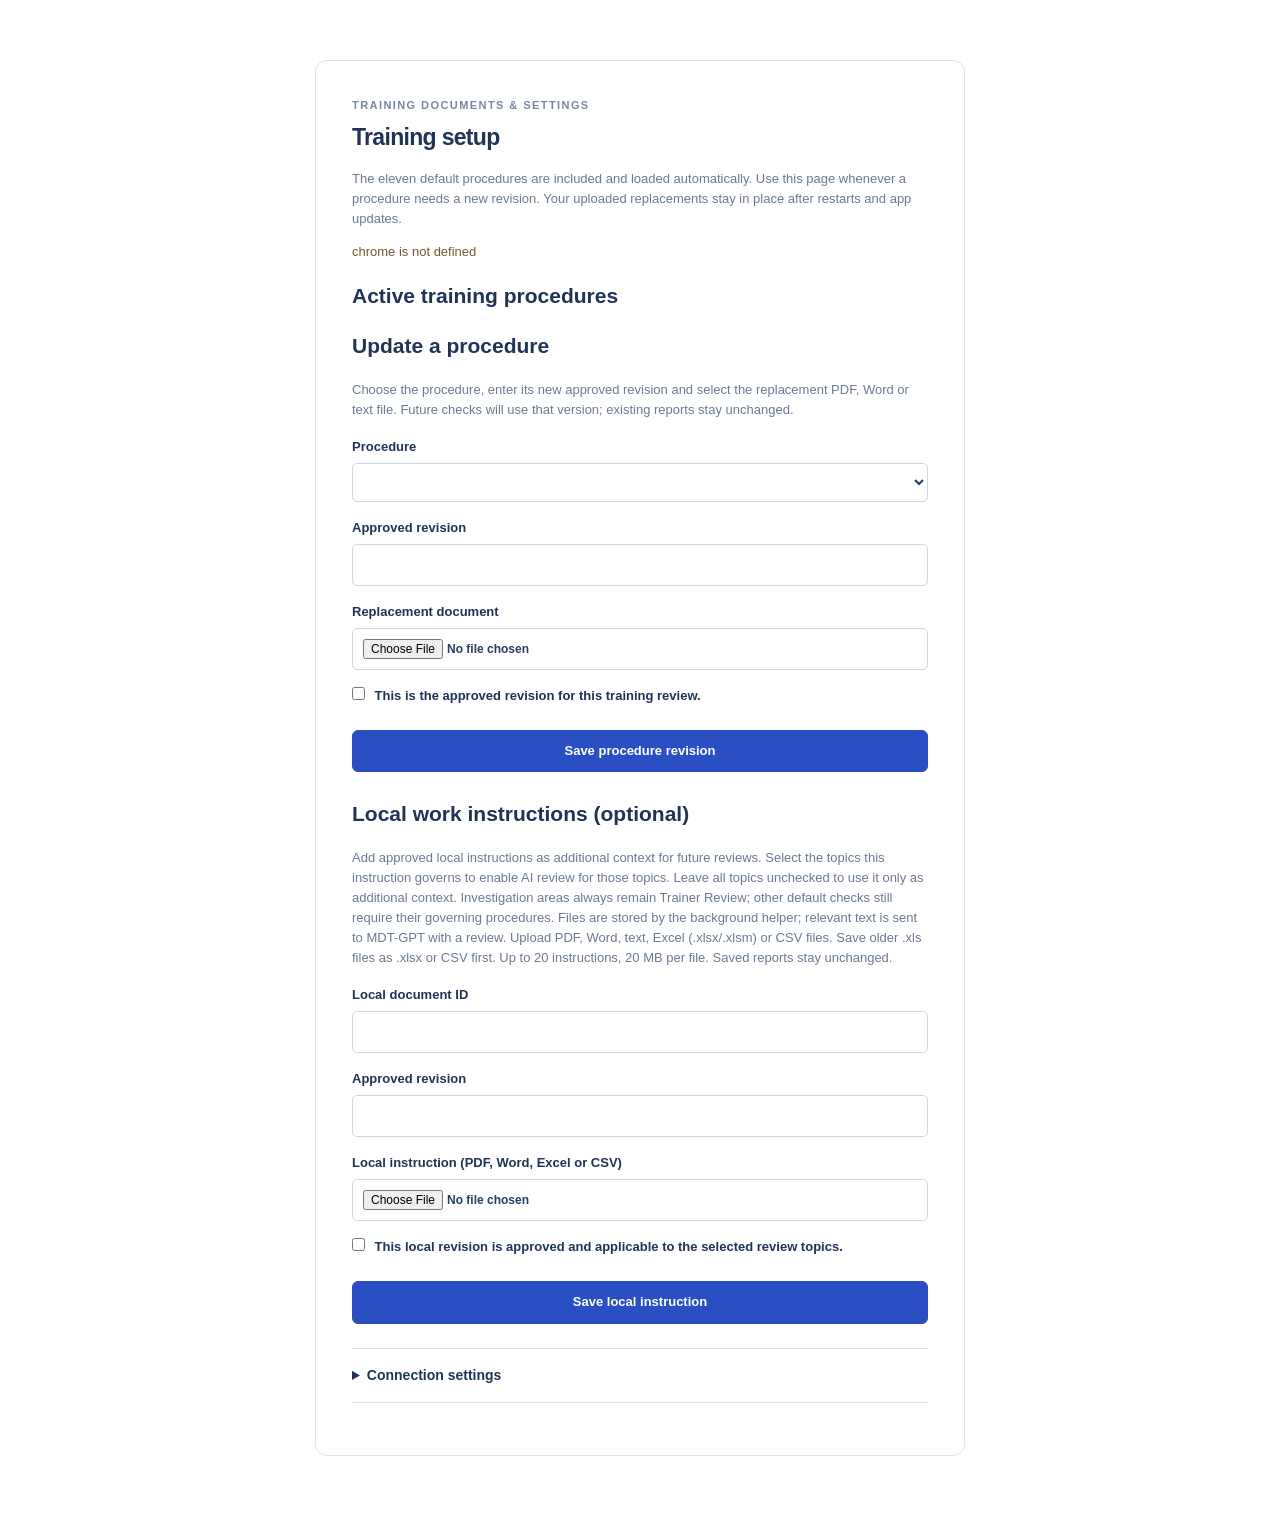
<file: extension/options.html>
<!doctype html><html lang="en"><head><meta charset="utf-8"><meta name="viewport" content="width=device-width,initial-scale=1"><title>GCH training setup</title><link rel="stylesheet" href="extension.css"></head><body class="options">
<p class="eyebrow">TRAINING DOCUMENTS &amp; SETTINGS</p><h1>Training setup</h1><p class="support">The eleven default procedures are included and loaded automatically. Use this page whenever a procedure needs a new revision. Your uploaded replacements stay in place after restarts and app updates.</p><p id="status" role="status"></p>
<h2>Active training procedures</h2><div id="references"></div><h2>Update a procedure</h2><p class="support">Choose the procedure, enter its new approved revision and select the replacement PDF, Word or text file. Future checks will use that version; existing reports stay unchanged.</p><form id="procedure-form"><label>Procedure<select id="procedure"></select></label><label>Approved revision<input id="revision" required maxlength="80"></label><label>Replacement document<input id="file" type="file" accept=".pdf,.docx,.txt" required></label><label><input id="approved" type="checkbox" required> This is the approved revision for this training review.</label><button class="primary" id="add">Save procedure revision</button></form>
<h2>Local work instructions (optional)</h2><p class="support">Add approved local instructions as additional context for future reviews. Select the topics this instruction governs to enable AI review for those topics. Leave all topics unchecked to use it only as additional context. Investigation areas always remain Trainer Review; other default checks still require their governing procedures. Files are stored by the background helper; relevant text is sent to MDT-GPT with a review. Upload PDF, Word, text, Excel (.xlsx/.xlsm) or CSV files. Save older .xls files as .xlsx or CSV first. Up to 20 instructions, 20 MB per file. Saved reports stay unchanged.</p><div id="local-references"></div>
<form id="local-form"><label>Local document ID<input id="local-id" required maxlength="34" pattern="[A-Za-z0-9][A-Za-z0-9_-]{0,33}"></label><label>Approved revision<input id="local-revision" required maxlength="80"></label><label>Local instruction (PDF, Word, Excel or CSV)<input id="local-file" type="file" accept=".pdf,.docx,.txt,.xlsx,.xlsm,.csv" required></label><label><input id="local-approved" type="checkbox" required> This local revision is approved and applicable to the selected review topics.</label><div id="local-topics"></div><button class="primary" id="local-add">Save local instruction</button></form>
<details><summary>Connection settings</summary><p class="support">The trainee is asked for an MDT-GPT token inside GCH. No pairing code is needed.</p><form id="settings-form"><p class="support">MDT-GPT Production is fixed for this app. This build uses gpt-5.6-terra through the OpenAI Responses API.</p><p class="support" id="build"></p><label>MDT-GPT model ID<input id="model" readonly required></label><label>Authentication<select id="auth"><option value="bearer" selected>Authorization: Bearer</option></select></label><label>Chrome Downloads folder<input id="downloads" required></label><button class="primary" id="save">Save settings</button></form><button id="clear" class="text">Forget this account’s API token</button></details><script src="options.js"></script></body></html>
</file>
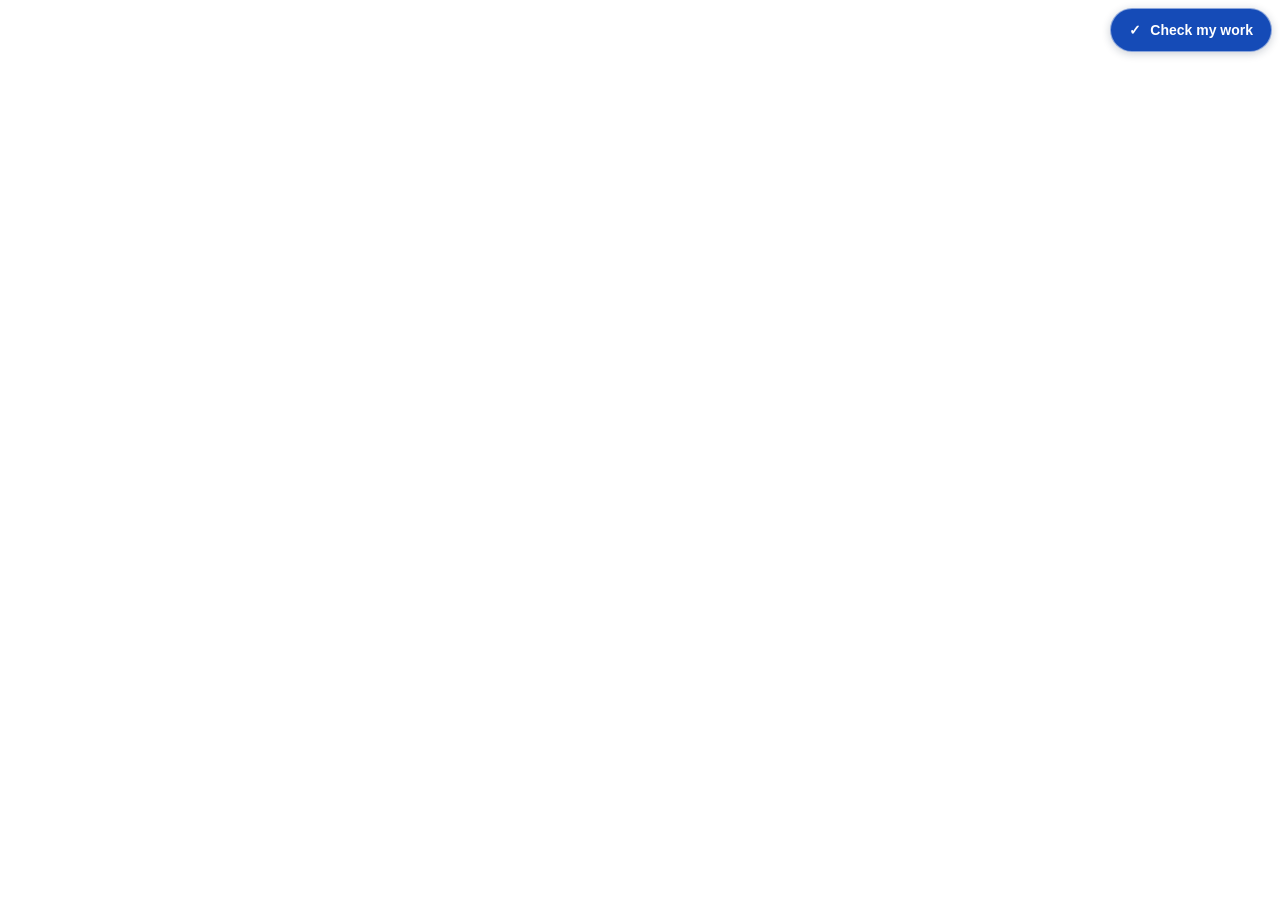
<file: extension/panel.html>
<!doctype html>
<html lang="en"><head><meta charset="utf-8"><meta name="viewport" content="width=device-width,initial-scale=1"><title>Check my work</title><link rel="stylesheet" href="panel.css"></head>
<body><main id="panel">
  <button id="check" class="launcher"><span aria-hidden="true">✓</span> <span id="button-label">Check my work</span></button>
  <section id="card" hidden aria-label="Work check"><div class="card-head"><strong id="heading">Check my work</strong><button id="close" class="icon" aria-label="Collapse">−</button></div>
    <p id="message" role="status" aria-live="polite"></p>
    <p id="error" role="alert" hidden></p>
    <progress id="progress" max="100" value="0" hidden></progress>
    <form id="token-form" hidden><label for="token">MDT-GPT API token</label><input id="token" type="password" autocomplete="off" spellcheck="false" required maxlength="8192" placeholder="Paste your token">
      <label class="remember" id="remember-row"><input id="remember" type="checkbox" checked> Remember on this Windows account</label>
      <p class="note" id="token-note">Your token is sent to MDT-GPT and stored with Windows account protection if you choose Remember.</p>
      <p class="note">MDT-GPT Production</p>
      <button id="connect" class="primary" type="submit">Continue</button>
    </form>
    <div id="done" hidden><button id="open" class="primary">Open Word report</button><p id="filename" class="note"></p><p class="note">Share the report with your trainer to discuss the findings.</p></div>
    <button id="setup" class="primary" hidden>Training setup</button>
    <button id="retry" class="primary" hidden>Try again</button>
    <button id="cancel" class="link" hidden>Cancel check</button>
    <p class="note" id="saved-note">Checks use the saved GCH record.</p>
    <button id="documents" class="link">Documents &amp; settings</button>
  </section>
</main><script src="panel.js"></script></body></html>
</file>
<file: extension/extension.css>
*{box-sizing:border-box}body{font:14px/1.55 Segoe UI,Arial,sans-serif;color:#203456;background:#f7f9fd;margin:0;padding:24px}.options{max-width:650px;margin:60px auto;background:white;border:1px solid #dce3ef;border-radius:12px;padding:36px}h1{font-size:23px;margin:0 0 12px;letter-spacing:-.03em}.eyebrow{font-size:11px;letter-spacing:.13em;font-weight:700;color:#7887a3;margin:0 0 6px}.support{color:#6a7a94;font-size:13px}button,input,select{font:inherit}button{cursor:pointer;border-radius:6px;padding:10px 13px;border:1px solid #cbd5e5;font-weight:600;font-size:13px}button:disabled{opacity:.5;cursor:wait}.primary{background:#294fc3;color:white;border-color:#294fc3;width:100%;margin:8px 0}.secondary{background:white;color:#475e88}.text{background:transparent;border:0;color:#3458b2;font-size:12px}label{display:block;margin:16px 0;font-size:13px;font-weight:600}input,select{display:block;width:100%;padding:10px;border-radius:5px;border:1px solid #ccd6e6;background:white;margin-top:6px;color:#283d62}input[type=file]{font-size:12px}input[type=checkbox]{display:inline-block;width:auto;margin:0 6px 0 0;padding:0}details{border-top:1px solid #dce3ef;border-bottom:1px solid #dce3ef;padding:16px 0;margin:16px 0}summary{cursor:pointer;font-weight:600}#status{font-size:13px;line-height:1.6;color:#715a31;overflow-wrap:anywhere}button:focus-visible,input:focus-visible,select:focus-visible{outline:3px solid #8ca5f0;outline-offset:2px}
</file>
<file: extension/panel.css>
:root{font-family:Segoe UI,Arial,sans-serif;color:#18263d;color-scheme:light;font-size:14px}*{box-sizing:border-box}body{margin:0;background:transparent;padding:8px}body.expanded{width:360px;max-width:100vw}button,input{font:inherit}button{cursor:pointer}button:disabled{cursor:wait;opacity:.7}button:focus-visible,input:focus-visible{outline:3px solid #aac5ff;outline-offset:2px}[hidden]{display:none!important}#panel{display:flex;align-items:flex-end;flex-direction:column;gap:8px}.launcher{white-space:nowrap;background:#154bb7;color:#fff;border:1px solid #ffffff80;border-radius:24px;padding:13px 18px;font-weight:650;box-shadow:0 2px 8px #16274438}.launcher span:first-child{margin-right:5px}.launcher.working{background:#263f70}#card{width:100%;background:#fff;border:1px solid #ccd6e6;border-radius:12px;padding:16px;box-shadow:0 4px 12px #182b4f20}.card-head{display:flex;justify-content:space-between;align-items:center;font-size:16px}.icon{border:0;background:#f0f3f8;color:#253d61;border-radius:5px;font-size:20px;width:28px;height:26px;line-height:18px}p{font-size:14px;line-height:1.5;margin:10px 0;overflow-wrap:anywhere}.note{font-size:12px;color:#5f6d80;line-height:1.5}.primary{padding:11px 14px;border:0;border-radius:7px;background:#154bb7;color:white;font-weight:600;width:100%;margin-top:8px}.link{background:none;border:0;color:#355d9d;padding:8px 0;font-size:13px}label{display:block;font-weight:600;margin-top:12px}input[type=password]{width:100%;margin-top:6px;padding:10px;border:1px solid #a7b4c8;border-radius:6px}.remember{display:flex;gap:7px;align-items:flex-start;font-weight:400;font-size:12px}.remember input{margin-top:2px;accent-color:#154bb7}progress{display:block;width:100%;height:7px;margin:14px 0;accent-color:#154bb7}#error{color:#952a30;background:#fff2f2;border-radius:5px;padding:8px}#filename{overflow-wrap:anywhere}#saved-note{margin-bottom:0}

select{font:inherit;width:100%;margin-top:6px;padding:8px;border:1px solid #a7b4c8;border-radius:6px;background:white}details{margin:12px 0}summary{cursor:pointer;color:#355d9d;font-size:13px}select:focus-visible{outline:3px solid #aac5ff;outline-offset:2px}#card{max-height:550px;overflow-y:auto}
</file>
